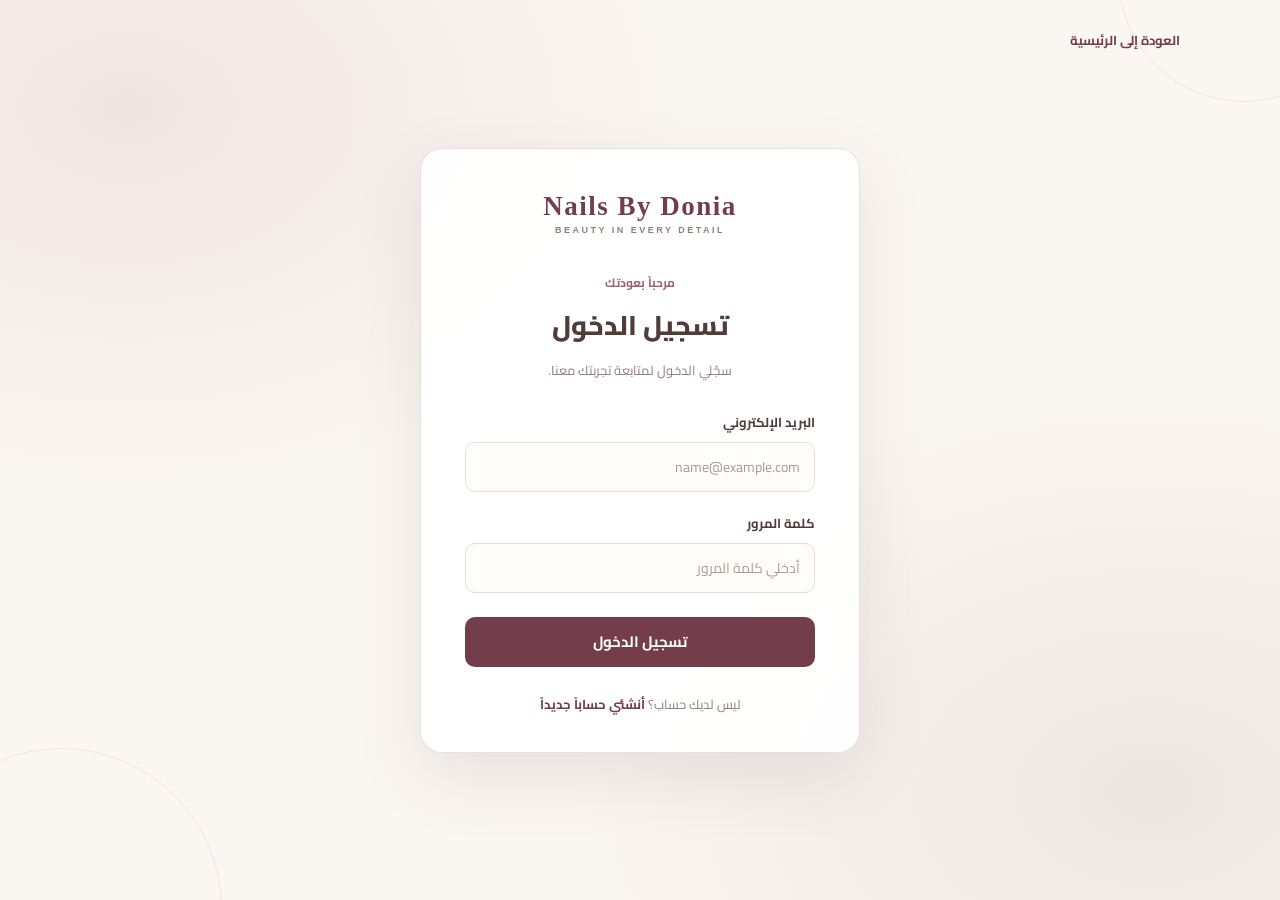
<file: login.html>
<!DOCTYPE html>
<html lang="ar" dir="rtl">
<head>
    <meta charset="UTF-8">
    <meta name="viewport" content="width=device-width, initial-scale=1.0">
    <meta name="theme-color" content="#faf6f2">
    <title>تسجيل الدخول | Nails By Donia</title>
    <link rel="preconnect" href="https://fonts.googleapis.com">
    <link rel="preconnect" href="https://fonts.gstatic.com" crossorigin>
    <link href="https://fonts.googleapis.com/css2?family=Cairo:wght@400;500;600;700;800&display=swap"
          rel="stylesheet">
    <link rel="stylesheet" href="login.css">
</head>
<body>
    <main class="login-page">
        <a class="home-link" href="index.html">العودة إلى الرئيسية</a>

        <section class="login-card" aria-labelledby="login-title">
            <a class="brand" href="index.html" aria-label="Nails By Donia - الصفحة الرئيسية">
                <span class="brand-name">Nails By Donia</span>
                <span class="brand-caption">BEAUTY IN EVERY DETAIL</span>
            </a>

            <div class="login-heading">
                <p class="eyebrow">مرحباً بعودتك</p>
                <h1 id="login-title">تسجيل الدخول</h1>
                <p>سجّلي الدخول لمتابعة تجربتك معنا.</p>
            </div>

            <form class="login-form">
                <div class="input-group">
                    <label for="email">البريد الإلكتروني</label>
                    <input type="email" id="email" name="email"
                           placeholder="name@example.com"
                           autocomplete="email" required>
                </div>

                <div class="input-group">
                    <label for="password">كلمة المرور</label>
                    <input type="password" id="password" name="password"
                           placeholder="أدخلي كلمة المرور"
                           autocomplete="current-password" required>
                </div>

                <button type="submit" class="login-button">تسجيل الدخول</button>
            </form>

            <p class="footer-link">
                ليس لديك حساب؟
                <a href="signin.html">أنشئي حساباً جديداً</a>
            </p>
        </section>
    </main>
</body>
</html>
</file>
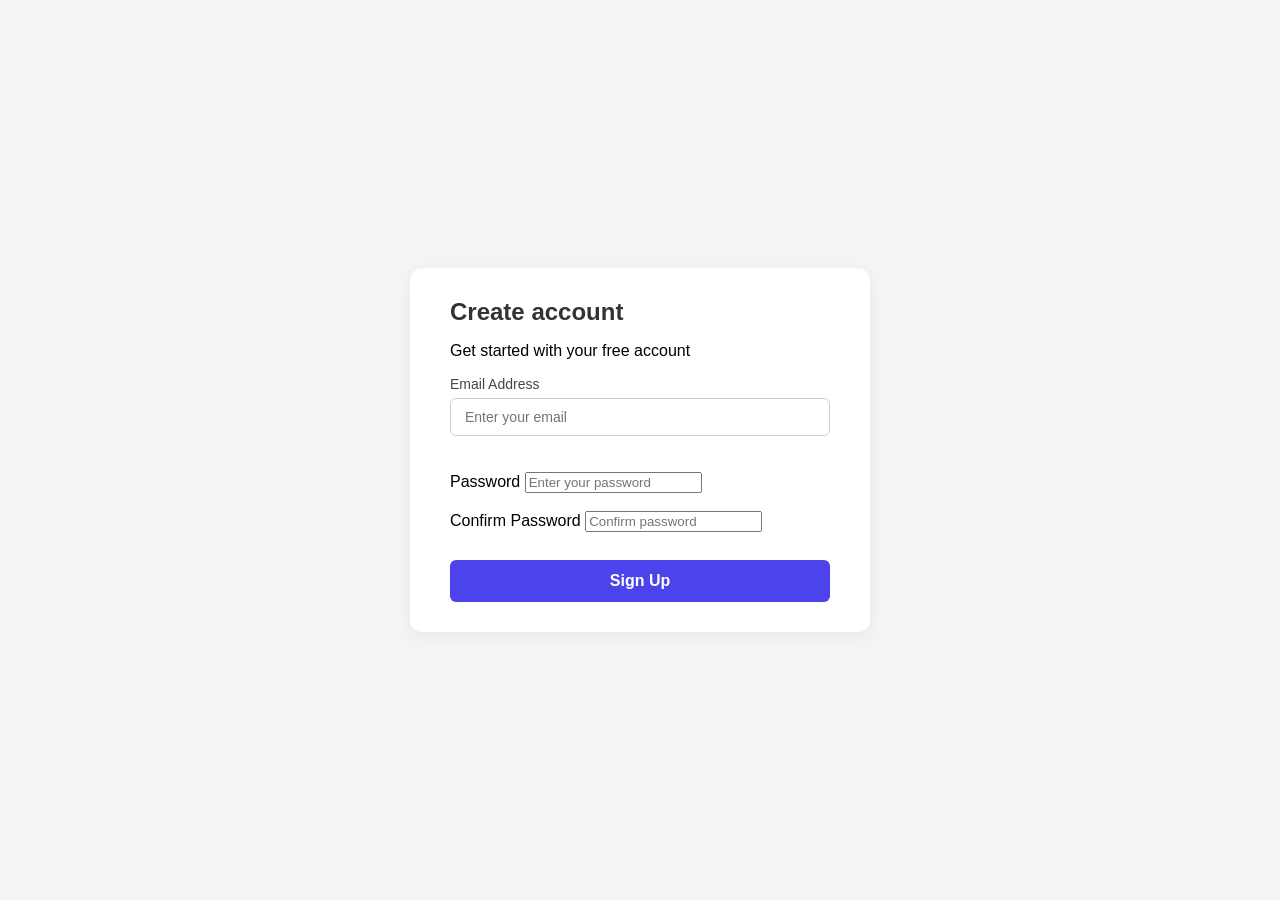
<file: signin.html>
<!DOCTYPE html>
<html lang="en">
<head>
    <meta charset="UTF-8">
    <meta name="viewport" content="width=device-width, initial-scale=1.0">
    <title>Create account</title>
    <link rel="stylesheet" href="signin.css">
</head>
<body>
    
    <div class="signup-container">
<h2>Create account</h2>
<p class="suptitle">Get started with your free account</p>
<form>
    <div class="input-group">
<label>Email Address</label>
<input type="email" placeholder="Enter your email" required>
</div>
<br>
<label> Password</label>
<input type="password" placeholder="Enter your password" required>
<br>
<br>
<label> Confirm Password</label>
<input type="password" placeholder="Confirm password" required>
<br> 
<br>
<button type="submit" class="signup-btn">Sign Up</button>
</form>


  

    </div>

    </div>
</body>
</html>
</file>
<file: login.css>
:root {
    font-family: "Cairo", Arial, sans-serif;
    color: #503c39;
    background: #faf6f2;
    font-synthesis: none;
    text-rendering: optimizeLegibility;
    -webkit-font-smoothing: antialiased;
    -moz-osx-font-smoothing: grayscale;
}

* {
    box-sizing: border-box;
}

body {
    min-width: 320px;
    min-height: 100vh;
    margin: 0;
}

button,
input {
    font: inherit;
}

.login-page {
    position: relative;
    display: grid;
    min-height: 100vh;
    place-items: center;
    overflow: hidden;
    padding: 72px 24px;
    background:
        radial-gradient(ellipse at 10% 12%, rgba(193, 139, 148, 0.16), transparent 34%),
        radial-gradient(ellipse at 90% 88%, rgba(116, 61, 76, 0.09), transparent 36%),
        #faf6f2;
}

.login-page::before,
.login-page::after {
    position: absolute;
    z-index: 0;
    width: 250px;
    height: 250px;
    border: 1px solid rgba(156, 98, 110, 0.12);
    border-radius: 50%;
    content: "";
    pointer-events: none;
}

.login-page::before {
    top: -150px;
    right: -90px;
}

.login-page::after {
    bottom: -170px;
    left: -100px;
    width: 320px;
    height: 320px;
}

.home-link {
    position: absolute;
    top: 28px;
    right: max(24px, calc((100vw - 1080px) / 2));
    z-index: 1;
    color: #743d4c;
    font-size: 13px;
    font-weight: 700;
    text-decoration: none;
}

.home-link:hover,
.footer-link a:hover {
    color: #9c626e;
    text-decoration: underline;
    text-underline-offset: 4px;
}

.login-card {
    position: relative;
    z-index: 1;
    width: min(100%, 440px);
    padding: 42px 44px 36px;
    border: 1px solid rgba(233, 220, 213, 0.9);
    border-radius: 22px;
    background: rgba(255, 255, 255, 0.94);
    box-shadow: 0 24px 70px rgba(80, 60, 57, 0.11);
}

.brand {
    display: flex;
    flex-direction: column;
    align-items: center;
    margin-bottom: 36px;
    color: #743d4c;
    text-decoration: none;
}

.brand-name {
    font-family: Georgia, serif;
    font-size: 27px;
    font-weight: 700;
    letter-spacing: 1.5px;
}

.brand-caption {
    margin-top: 3px;
    color: #927e79;
    font-family: Arial, sans-serif;
    font-size: 9px;
    font-weight: 700;
    letter-spacing: 2.5px;
}

.login-heading {
    margin-bottom: 28px;
    text-align: center;
}

.eyebrow {
    margin: 0 0 6px;
    color: #9c626e;
    font-size: 12px;
    font-weight: 700;
}

h1 {
    margin: 0;
    color: #503c39;
    font-size: 27px;
    font-weight: 800;
}

.login-heading > p:last-child {
    margin: 8px 0 0;
    color: #927e79;
    font-size: 13px;
}

.input-group {
    display: flex;
    flex-direction: column;
    gap: 8px;
    margin-bottom: 19px;
}

.input-group label {
    color: #503c39;
    font-size: 13px;
    font-weight: 700;
}

.input-group input {
    width: 100%;
    min-height: 50px;
    padding: 11px 14px;
    border: 1px solid #e9dcd5;
    border-radius: 10px;
    outline: none;
    background: #fffdfa;
    color: #503c39;
    font-size: 14px;
    transition: border-color 0.2s ease, box-shadow 0.2s ease;
}

.input-group input::placeholder {
    color: #aa9b97;
}

.input-group input:focus {
    border-color: #9c626e;
    box-shadow: 0 0 0 3px rgba(156, 98, 110, 0.13);
}

.login-button {
    width: 100%;
    min-height: 50px;
    margin-top: 5px;
    border: 0;
    border-radius: 10px;
    background: #743d4c;
    color: #fff;
    font-size: 15px;
    font-weight: 700;
    cursor: pointer;
    transition: background-color 0.2s ease, transform 0.2s ease;
}

.login-button:hover {
    transform: translateY(-1px);
    background: #5e303d;
}

.login-button:focus-visible,
.home-link:focus-visible,
.brand:focus-visible,
.footer-link a:focus-visible {
    outline: 3px solid rgba(156, 98, 110, 0.55);
    outline-offset: 3px;
}

.footer-link {
    margin: 25px 0 0;
    color: #927e79;
    font-size: 13px;
    text-align: center;
}

.footer-link a {
    color: #743d4c;
    font-weight: 700;
    text-decoration: none;
}

@media (max-width: 480px) {
    .login-page {
        padding: 72px 16px 32px;
    }

    .login-card {
        padding: 34px 24px 29px;
    }

    .brand {
        margin-bottom: 30px;
    }
}

@media (prefers-reduced-motion: reduce) {
    *,
    *::before,
    *::after {
        scroll-behavior: auto !important;
        transition-duration: 0.01ms !important;
    }
}
</file>
<file: signin.css>
/* تنسيق الخلفية العامة للموقع */
body {
    font-family: 'Segoe UI', Tahoma, Geneva, Verdana, sans-serif;
    background-color: #f3f4f6;
    display: flex;
    justify-content: center;
    align-items: center;
    height: 100vh;
    margin: 0;
}

/* تنسيق الصندوق الأبيض الكبير */
.signup-container {
    background-color: #ffffff;
    padding: 30px 40px;
    border-radius: 12px;
    box-shadow: 0 4px 15px rgba(0, 0, 0, 0.05);
    width: 380px;
}

h2 {
    margin: 0 0 5px 0;
    color: #333;
    font-size: 24px;
}

.subtitle {
    color: #666;
    font-size: 14px;
    margin-bottom: 25px;
}

/* تنسيق الحقول لتصبح تحت بعضها (عمودية) */
.input-group {
    display: flex;
    flex-direction: column;
    margin-bottom: 18px;
}

.input-group label {
    font-size: 14px;
    color: #444;
    margin-bottom: 6px;
    font-weight: 500;
}

.input-group input {
    padding: 10px 14px;
    border: 1px solid #ccc;
    border-radius: 6px;
    font-size: 14px;
    outline: none;
    transition: 0.2s;
}

/* تغيير لون إطار الحقل عند الضغط عليه */
.input-group input:focus {
    border-color: #2c2ea5;
}

/* تنسيق زر التسجيل */
.signup-btn {
    width: 100%;
    padding: 12px;
    background-color: #4c43ec;
    color: white;
    border: none;
    border-radius: 6px;
    font-size: 16px;
    cursor: pointer;        
    font-weight: bold;
    margin-top: 10px;
    transition: 0.2s;
}

.signup-btn:hover {
    background-color: #4338ca;
}

/* تنسيق الرابط السفلي */
.footer-link {
    text-align: center;
    margin-top: 20px;
    font-size: 14px;
}

.footer-link a {
    color: #4f46e5;
    text-decoration: none;
    font-weight: bold;
}

.footer-link a:hover {
    text-decoration: underline;
}
</file>
